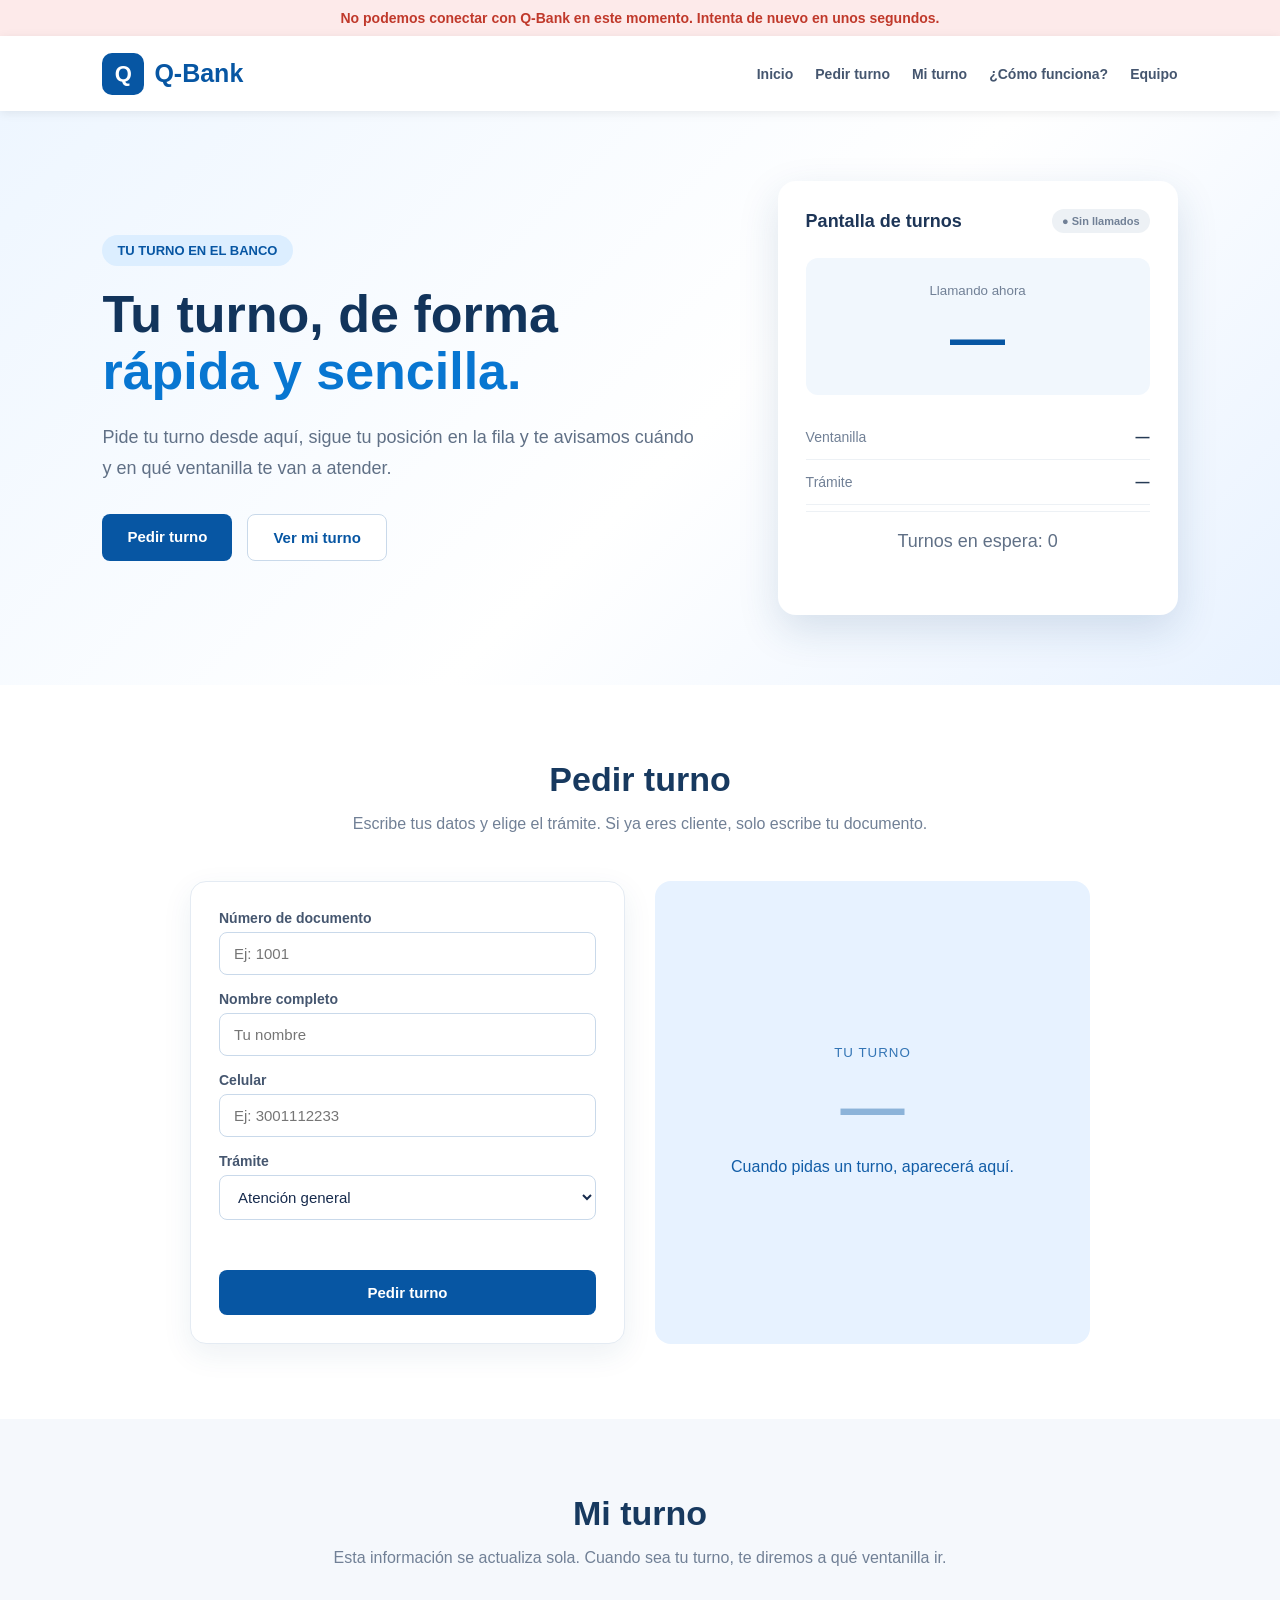
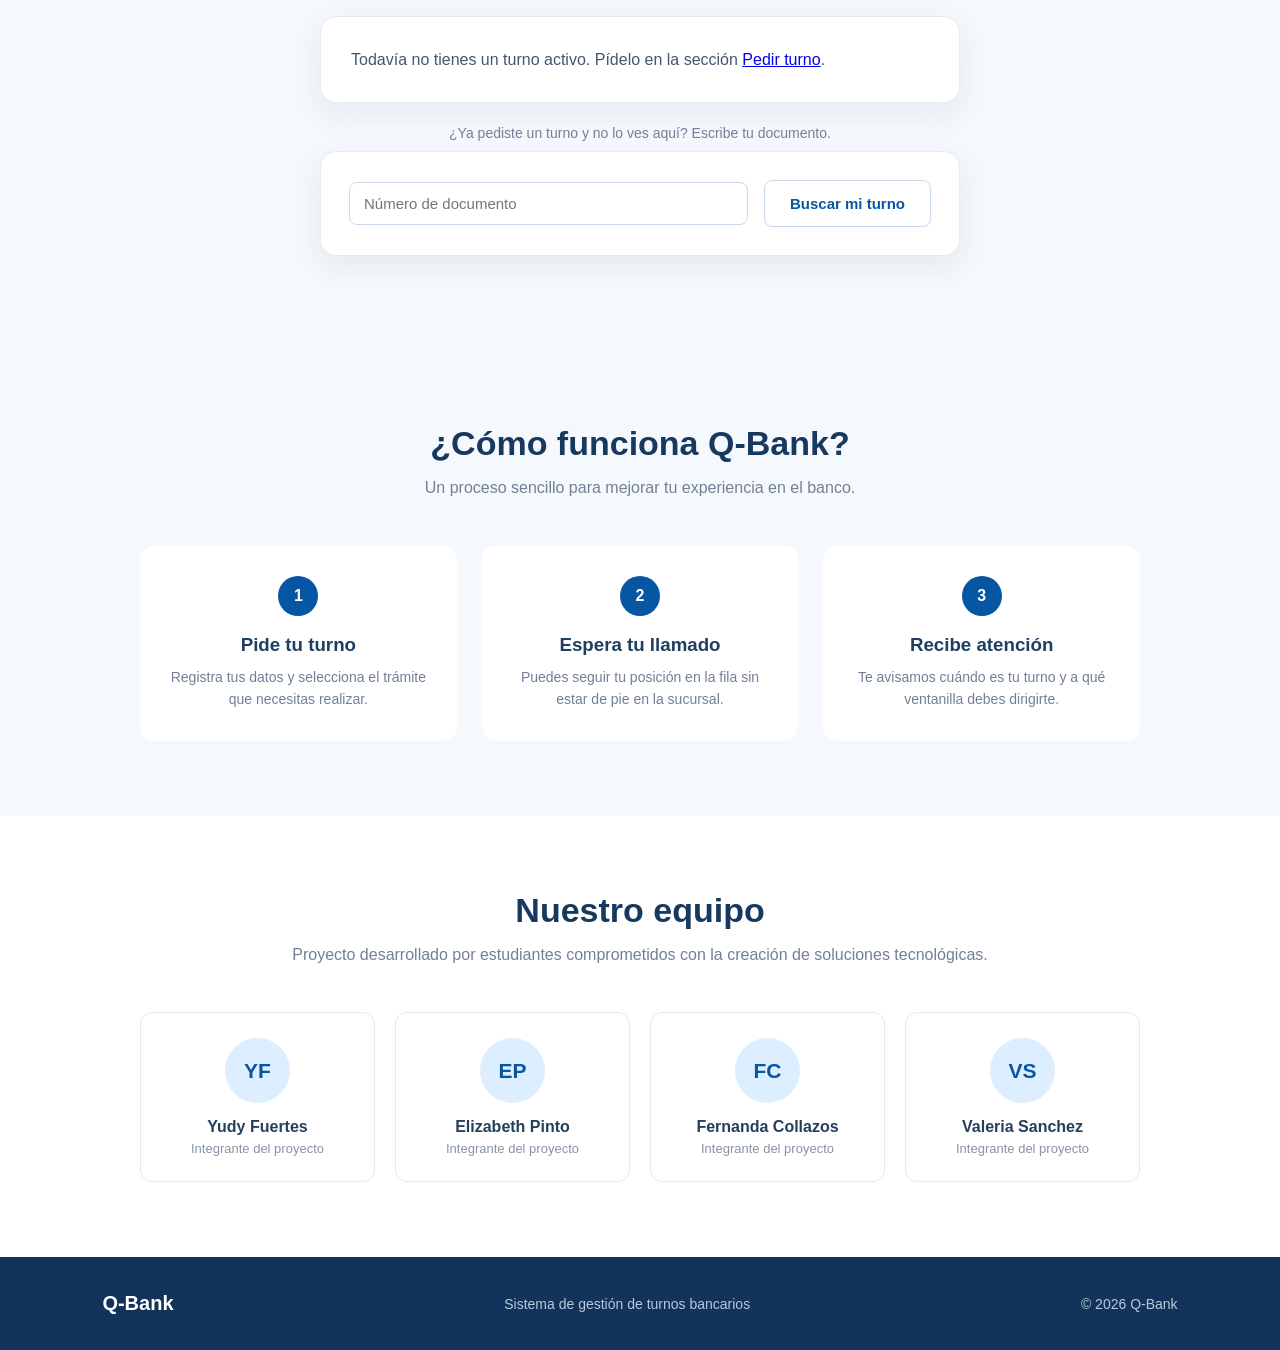
<file: Bancofinal-Q-bank/home/index.html>
<!DOCTYPE html>
<html lang="es">
<head>
    <meta charset="UTF-8">
    <meta name="viewport" content="width=device-width, initial-scale=1.0">
    <title>Q-Bank | Tu turno</title>
    <link rel="stylesheet" href="style.css">
</head>

<body>

    <div class="fuera-de-linea oculto" id="sin-conexion">
        No podemos conectar con Q-Bank en este momento. Intenta de nuevo en unos segundos.
    </div>

    <header>
        <div class="logo">
            <div class="logo-icon">Q</div>
            Q-Bank
        </div>

        <nav>
            <a href="#inicio">Inicio</a>
            <a href="#solicitar">Pedir turno</a>
            <a href="#mi-turno">Mi turno</a>
            <a href="#proceso">¿Cómo funciona?</a>
            <a href="#equipo">Equipo</a>
        </nav>
    </header>

    <main>

        <!-- ========== INICIO ========== -->
        <section class="hero" id="inicio">

            <div class="hero-content">
                <span class="badge">TU TURNO EN EL BANCO</span>

                <h1>Tu turno, de forma <span>rápida y sencilla.</span></h1>

                <p>
                    Pide tu turno desde aquí, sigue tu posición en la fila y te
                    avisamos cuándo y en qué ventanilla te van a atender.
                </p>

                <div class="hero-buttons">
                    <a href="#solicitar" class="btn btn-primary">Pedir turno</a>
                    <a href="#mi-turno" class="btn btn-secondary">Ver mi turno</a>
                </div>
            </div>

            <div class="hero-card">
                <div class="card-header">
                    <h3>Pantalla de turnos</h3>
                    <span class="status inactivo" id="pantalla-estado">● Sin llamados</span>
                </div>

                <div class="turn-number">
                    <small>Llamando ahora</small>
                    <strong id="pantalla-codigo">—</strong>
                </div>

                <div class="info">
                    <span>Ventanilla</span>
                    <span id="pantalla-ventanilla">—</span>
                </div>
                <div class="info">
                    <span>Trámite</span>
                    <span id="pantalla-tramite">—</span>
                </div>

                <p class="pantalla-lista" id="pantalla-espera">Turnos en espera: 0</p>
            </div>

        </section>


        <!-- ========== PEDIR TURNO ========== -->
        <section class="panel" id="solicitar">

            <div class="section-title">
                <h2>Pedir turno</h2>
                <p>Escribe tus datos y elige el trámite. Si ya eres cliente, solo escribe tu documento.</p>
            </div>

            <div class="solicitar-grid">

                <form id="form-turno" class="formulario">
                    <label>
                        Número de documento
                        <input type="text" id="t-documento" placeholder="Ej: 1001" required>
                    </label>

                    <label>
                        Nombre completo
                        <input type="text" id="t-nombre" placeholder="Tu nombre" required>
                    </label>

                    <label>
                        Celular
                        <input type="text" id="t-telefono" placeholder="Ej: 3001112233">
                    </label>

                    <label>
                        Trámite
                        <select id="t-tramite">
                            <option value="general">Atención general</option>
                            <option value="caja">Caja</option>
                            <option value="credito">Crédito</option>
                            <option value="cuentas">Cuentas</option>
                            <option value="reclamos">Reclamos</option>
                        </select>
                    </label>

                    <p class="nota" id="t-nota"></p>

                    <button type="submit" class="btn btn-primary btn-block" id="t-boton">Pedir turno</button>
                </form>

                <div class="ticket vacio" id="ticket">
                    <small>Tu turno</small>
                    <strong id="ticket-codigo">—</strong>
                    <p id="ticket-mensaje">Cuando pidas un turno, aparecerá aquí.</p>
                </div>

            </div>

        </section>


        <!-- ========== MI TURNO ========== -->
        <section class="panel panel-gris" id="mi-turno">

            <div class="section-title">
                <h2>Mi turno</h2>
                <p>Esta información se actualiza sola. Cuando sea tu turno, te diremos a qué ventanilla ir.</p>
            </div>

            <div class="mi-turno oculto" id="mi-turno-caja">
                <div class="mi-turno-cabecera">
                    <span class="mi-codigo" id="mi-codigo">—</span>
                    <span class="etiqueta" id="mi-estado">—</span>
                </div>

                <p id="mi-detalle">—</p>

                <div class="aviso-llamado oculto" id="mi-aviso">
                    <small id="mi-aviso-texto">—</small>
                    <strong id="mi-ventanilla">—</strong>
                    <small id="mi-asesor">—</small>
                </div>

                <div class="mi-turno-acciones">
                    <button class="btn btn-secondary oculto" id="btn-cancelar">Cancelar mi turno</button>
                    <button class="btn btn-primary oculto" id="btn-nuevo">Pedir otro turno</button>
                </div>
            </div>

            <div class="mi-turno" id="mi-turno-vacio">
                <p>Todavía no tienes un turno activo. Pídelo en la sección <a href="#solicitar">Pedir turno</a>.</p>
            </div>

            <div class="consulta-documento" id="consulta">
                <p>¿Ya pediste un turno y no lo ves aquí? Escribe tu documento.</p>
                <form id="form-consulta" class="formulario formulario-linea">
                    <input type="text" id="c-documento" placeholder="Número de documento" required>
                    <button type="submit" class="btn btn-secondary">Buscar mi turno</button>
                </form>
                <p class="nota" id="c-nota"></p>
            </div>

        </section>


        <!-- ========== CÓMO FUNCIONA ========== -->
        <section class="process" id="proceso">

            <div class="section-title">
                <h2>¿Cómo funciona Q-Bank?</h2>
                <p>Un proceso sencillo para mejorar tu experiencia en el banco.</p>
            </div>

            <div class="steps">

                <article class="step">
                    <div class="step-number">1</div>
                    <h3>Pide tu turno</h3>
                    <p>Registra tus datos y selecciona el trámite que necesitas realizar.</p>
                </article>

                <article class="step">
                    <div class="step-number">2</div>
                    <h3>Espera tu llamado</h3>
                    <p>Puedes seguir tu posición en la fila sin estar de pie en la sucursal.</p>
                </article>

                <article class="step">
                    <div class="step-number">3</div>
                    <h3>Recibe atención</h3>
                    <p>Te avisamos cuándo es tu turno y a qué ventanilla debes dirigirte.</p>
                </article>

            </div>

        </section>


        <!-- ========== EQUIPO ========== -->
        <section class="team" id="equipo">

            <div class="section-title">
                <h2>Nuestro equipo</h2>
                <p>Proyecto desarrollado por estudiantes comprometidos con la creación de soluciones tecnológicas.</p>
            </div>

            <div class="team-grid">
                <article class="member">
                    <div class="avatar">YF</div>
                    <h3>Yudy Fuertes</h3>
                    <p>Integrante del proyecto</p>
                </article>

                <article class="member">
                    <div class="avatar">EP</div>
                    <h3>Elizabeth Pinto</h3>
                    <p>Integrante del proyecto</p>
                </article>

                <article class="member">
                    <div class="avatar">FC</div>
                    <h3>Fernanda Collazos</h3>
                    <p>Integrante del proyecto</p>
                </article>

                <article class="member">
                    <div class="avatar">VS</div>
                    <h3>Valeria Sanchez</h3>
                    <p>Integrante del proyecto</p>
                </article>
            </div>

        </section>

    </main>

    <footer>
        <div class="footer-logo">Q-Bank</div>
        <p>Sistema de gestión de turnos bancarios</p>
        <p>© 2026 Q-Bank</p>
    </footer>

    <div class="toast oculto" id="toast"></div>

    <script src="app.js"></script>
</body>
</html>
</file>
<file: Bancofinal-Q-bank/home/style.css>
* {
    margin: 0;
    padding: 0;
    box-sizing: border-box;
}

body {
    font-family: Arial, Helvetica, sans-serif;
    background-color: #f5f8fc;
    color: #172b4d;
}

/* =========================
   HEADER
========================== */

header {
    background-color: #ffffff;
    height: 75px;
    display: flex;
    align-items: center;
    justify-content: space-between;
    padding: 0 8%;
    box-shadow: 0 2px 10px rgba(0, 0, 0, 0.08);
    position: relative;
    z-index: 10;
}

.logo {
    display: flex;
    align-items: center;
    gap: 10px;
    font-size: 25px;
    font-weight: bold;
    color: #0756a3;
}

.logo-icon {
    width: 42px;
    height: 42px;
    background-color: #0756a3;
    color: white;
    border-radius: 10px;
    display: flex;
    align-items: center;
    justify-content: center;
    font-size: 22px;
}

nav {
    display: flex;
    gap: 30px;
}

nav a {
    text-decoration: none;
    color: #45566f;
    font-size: 15px;
    font-weight: 600;
}

nav a:hover {
    color: #0756a3;
}

/* =========================
   HERO
========================== */

.hero {
    min-height: 570px;
    display: flex;
    align-items: center;
    justify-content: space-between;
    gap: 60px;
    padding: 70px 8%;
    background: linear-gradient(
        135deg,
        #eef6ff 0%,
        #ffffff 55%,
        #e8f2ff 100%
    );
}

.hero-content {
    max-width: 600px;
}

.badge {
    display: inline-block;
    background-color: #dceeff;
    color: #0756a3;
    padding: 8px 15px;
    border-radius: 20px;
    font-size: 13px;
    font-weight: bold;
    margin-bottom: 20px;
}

.hero h1 {
    font-size: 52px;
    line-height: 1.1;
    margin-bottom: 22px;
    color: #12345b;
}

.hero h1 span {
    color: #0876d1;
}

.hero p {
    font-size: 18px;
    line-height: 1.7;
    color: #607086;
    margin-bottom: 30px;
}

.hero-buttons {
    display: flex;
    gap: 15px;
}

.btn {
    display: inline-block;
    padding: 14px 25px;
    border-radius: 8px;
    text-decoration: none;
    font-weight: bold;
    font-size: 15px;
}

.btn-primary {
    background-color: #0756a3;
    color: white;
}

.btn-secondary {
    background-color: white;
    color: #0756a3;
    border: 1px solid #c9d9ea;
}

/* =========================
   TARJETA VISUAL
========================== */

.hero-card {
    width: 400px;
    background-color: white;
    border-radius: 18px;
    padding: 28px;
    box-shadow: 0 15px 40px rgba(24, 71, 120, 0.15);
}

.card-header {
    display: flex;
    justify-content: space-between;
    align-items: center;
    margin-bottom: 25px;
}

.card-header h3 {
    font-size: 18px;
    color: #1d3557;
}

.status {
    color: #159447;
    background-color: #e5f8ec;
    padding: 6px 10px;
    border-radius: 15px;
    font-size: 11px;
    font-weight: bold;
}

.turn-number {
    text-align: center;
    background-color: #f1f7fd;
    border-radius: 12px;
    padding: 25px;
    margin-bottom: 20px;
}

.turn-number small {
    color: #718096;
    display: block;
    margin-bottom: 8px;
}

.turn-number strong {
    font-size: 55px;
    color: #0756a3;
}

.info {
    display: flex;
    justify-content: space-between;
    padding: 14px 0;
    border-bottom: 1px solid #edf1f5;
    font-size: 14px;
}

.info:last-child {
    border-bottom: none;
}

.info span:first-child {
    color: #718096;
}

.info span:last-child {
    font-weight: bold;
    color: #263b55;
}

/* =========================
   SERVICIOS
========================== */

.services {
    padding: 75px 8%;
    background-color: white;
    text-align: center;
}

.section-title {
    max-width: 700px;
    margin: 0 auto 45px;
}

.section-title h2 {
    font-size: 34px;
    color: #17395f;
    margin-bottom: 12px;
}

.section-title p {
    color: #718096;
    line-height: 1.6;
}

.services-grid {
    display: grid;
    grid-template-columns: repeat(4, 1fr);
    gap: 22px;
}

.service-card {
    padding: 30px 22px;
    border: 1px solid #e4ebf3;
    border-radius: 14px;
    background-color: #ffffff;
    text-align: left;
    transition: transform 0.2s, box-shadow 0.2s;
}

.service-icon {
    width: 52px;
    height: 52px;
    border-radius: 12px;
    background-color: #e7f2ff;
    color: #0756a3;
    display: flex;
    align-items: center;
    justify-content: center;
    font-size: 23px;
    margin-bottom: 20px;
}

.service-card h3 {
    margin-bottom: 12px;
    color: #1d3c5e;
    font-size: 18px;
}

.service-card p {
    color: #718096;
    font-size: 14px;
    line-height: 1.6;
}

/* =========================
   COMO FUNCIONA
========================== */

.process {
    padding: 75px 8%;
    background-color: #f5f8fc;
    text-align: center;
}

.steps {
    display: grid;
    grid-template-columns: repeat(3, 1fr);
    gap: 25px;
    max-width: 1000px;
    margin: 0 auto;
}

.step {
    background-color: white;
    padding: 30px;
    border-radius: 14px;
    position: relative;
}

.step-number {
    width: 40px;
    height: 40px;
    margin: 0 auto 18px;
    background-color: #0756a3;
    color: white;
    border-radius: 50%;
    display: flex;
    align-items: center;
    justify-content: center;
    font-weight: bold;
}

.step h3 {
    margin-bottom: 10px;
    color: #203e60;
}

.step p {
    color: #718096;
    font-size: 14px;
    line-height: 1.6;
}

/* =========================
   EQUIPO
========================== */

.team {
    padding: 75px 8%;
    background-color: white;
    text-align: center;
}

.team-grid {
    display: grid;
    grid-template-columns: repeat(4, 1fr);
    gap: 20px;
    max-width: 1000px;
    margin: 0 auto;
}

.member {
    padding: 25px 15px;
    border: 1px solid #e4ebf3;
    border-radius: 12px;
}

.avatar {
    width: 65px;
    height: 65px;
    margin: 0 auto 15px;
    border-radius: 50%;
    background-color: #dceeff;
    color: #0756a3;
    display: flex;
    align-items: center;
    justify-content: center;
    font-size: 21px;
    font-weight: bold;
}

.member h3 {
    font-size: 16px;
    margin-bottom: 5px;
    color: #263f5c;
}

.member p {
    font-size: 13px;
    color: #8794a5;
}

/* =========================
   FOOTER
========================== */

footer {
    background-color: #12345b;
    color: white;
    padding: 35px 8%;
    display: flex;
    justify-content: space-between;
    align-items: center;
}

footer p {
    color: #b9c9db;
    font-size: 14px;
}

.footer-logo {
    font-size: 20px;
    font-weight: bold;
}

/* =========================
   RESPONSIVE
========================== */

@media (max-width: 900px) {
    .hero {
        flex-direction: column;
        text-align: center;
    }

    .hero-buttons {
        justify-content: center;
    }

    .services-grid,
    .team-grid {
        grid-template-columns: repeat(2, 1fr);
    }

    .hero-card {
        width: 100%;
        max-width: 400px;
    }
}

@media (max-width: 600px) {
    header {
        padding: 0 5%;
    }

    nav {
        display: none;
    }

    .hero {
        padding: 50px 5%;
    }

    .hero h1 {
        font-size: 38px;
    }

    .services,
    .process,
    .team {
        padding: 55px 5%;
    }

    .services-grid,
    .steps,
    .team-grid {
        grid-template-columns: 1fr;
    }

    footer {
        flex-direction: column;
        gap: 10px;
        text-align: center;
    }
}

/* =========================
   AJUSTES GENERALES
========================== */

html {
    scroll-behavior: smooth;
}

header {
    position: sticky;
    top: 0;
}

nav {
    gap: 22px;
}

nav a {
    font-size: 14px;
}

section[id] {
    scroll-margin-top: 80px;
}

.oculto {
    display: none !important;
}

/* =========================
   ESTADÍSTICAS DEL HERO
========================== */

.stats {
    display: flex;
    gap: 14px;
    margin-top: 30px;
}

.stat {
    background-color: white;
    border: 1px solid #e4ebf3;
    border-radius: 12px;
    padding: 14px 22px;
    min-width: 105px;
}

.stat strong {
    display: block;
    font-size: 28px;
    color: #0756a3;
}

.stat span {
    font-size: 13px;
    color: #718096;
}

.status.inactivo {
    color: #718096;
    background-color: #edf1f5;
}

/* =========================
   PANELES
========================== */

.panel {
    padding: 75px 8%;
    background-color: white;
}

.panel-gris {
    background-color: #f5f8fc;
}

.panel .section-title,
.team .section-title {
    text-align: center;
}

/* =========================
   FORMULARIOS
========================== */

.solicitar-grid {
    display: grid;
    grid-template-columns: 1fr 1fr;
    gap: 30px;
    max-width: 900px;
    margin: 0 auto;
}

.formulario {
    background-color: #ffffff;
    border: 1px solid #e4ebf3;
    border-radius: 16px;
    padding: 28px;
    box-shadow: 0 10px 30px rgba(24, 71, 120, 0.08);
    display: flex;
    flex-direction: column;
    gap: 16px;
}

.formulario label {
    display: flex;
    flex-direction: column;
    gap: 6px;
    font-size: 14px;
    font-weight: 600;
    color: #45566f;
}

input,
select {
    font-family: inherit;
    font-size: 15px;
    padding: 12px 14px;
    border: 1px solid #c9d9ea;
    border-radius: 8px;
    background-color: #ffffff;
    color: #172b4d;
}

input:focus,
select:focus {
    outline: none;
    border-color: #0876d1;
    box-shadow: 0 0 0 3px rgba(8, 118, 209, 0.15);
}

button.btn {
    border: none;
    cursor: pointer;
    font-family: inherit;
    text-align: center;
}

button.btn-secondary {
    border: 1px solid #c9d9ea;
}

.btn-block {
    width: 100%;
}

.btn:hover {
    opacity: 0.9;
}

.btn:disabled {
    opacity: 0.5;
    cursor: not-allowed;
}

.nota {
    font-size: 13px;
    color: #718096;
    min-height: 18px;
}

.nota.ok {
    color: #159447;
}

.nota.error {
    color: #c0392b;
}

.nota-centro {
    text-align: center;
    max-width: 700px;
    margin: 25px auto 0;
    line-height: 1.6;
}

.formulario-linea {
    flex-direction: row;
    flex-wrap: wrap;
    max-width: 700px;
    margin: 35px auto 0;
    align-items: center;
}

.formulario-linea input {
    flex: 1;
    min-width: 150px;
}

/* =========================
   TICKET
========================== */

.ticket {
    background: linear-gradient(135deg, #0756a3, #0876d1);
    color: white;
    border-radius: 16px;
    padding: 35px 28px;
    text-align: center;
    display: flex;
    flex-direction: column;
    justify-content: center;
    box-shadow: 0 15px 40px rgba(24, 71, 120, 0.25);
}

.ticket small {
    opacity: 0.8;
    letter-spacing: 1px;
    text-transform: uppercase;
}

.ticket strong {
    font-size: 64px;
    margin: 10px 0;
}

.ticket p {
    line-height: 1.6;
    opacity: 0.95;
}

.ticket.vacio {
    background: #e7f2ff;
    color: #0756a3;
    box-shadow: none;
}

.ticket.vacio strong {
    opacity: 0.4;
}

/* =========================
   TABLAS
========================== */

.barra {
    max-width: 1000px;
    margin: 0 auto 18px;
    display: flex;
    gap: 12px;
    align-items: center;
}

.barra label {
    display: flex;
    align-items: center;
    gap: 10px;
    font-weight: 600;
    font-size: 14px;
    color: #45566f;
}

.barra input {
    width: 100%;
    max-width: 360px;
}

.tabla-contenedor {
    max-width: 1000px;
    margin: 0 auto;
    background-color: white;
    border: 1px solid #e4ebf3;
    border-radius: 14px;
    overflow-x: auto;
}

table {
    width: 100%;
    border-collapse: collapse;
    font-size: 14px;
}

th {
    text-align: left;
    padding: 14px 16px;
    background-color: #f1f7fd;
    color: #45566f;
    font-size: 13px;
    text-transform: uppercase;
    letter-spacing: 0.5px;
}

td {
    padding: 14px 16px;
    border-top: 1px solid #edf1f5;
    color: #263b55;
}

td.vacia {
    text-align: center;
    color: #718096;
    padding: 30px;
}

.codigo {
    font-weight: bold;
    color: #0756a3;
}

.etiqueta {
    display: inline-block;
    padding: 4px 10px;
    border-radius: 12px;
    font-size: 12px;
    font-weight: bold;
}

.e-en_espera { background-color: #fff4dc; color: #a66a00; }
.e-en_atencion { background-color: #e5f8ec; color: #159447; }
.e-atendido { background-color: #e7f2ff; color: #0756a3; }
.e-cancelado { background-color: #fdeaea; color: #c0392b; }
.e-disponible { background-color: #e5f8ec; color: #159447; }
.e-ocupado { background-color: #fff4dc; color: #a66a00; }

.mini {
    font-family: inherit;
    font-size: 12px;
    font-weight: bold;
    padding: 6px 10px;
    border-radius: 6px;
    border: 1px solid #c9d9ea;
    background-color: white;
    color: #0756a3;
    cursor: pointer;
    margin-right: 4px;
}

.mini:hover {
    background-color: #e7f2ff;
}

.mini.peligro {
    color: #c0392b;
    border-color: #f2c4c0;
}

.mini.peligro:hover {
    background-color: #fdeaea;
}

/* =========================
   ASESORES
========================== */

.asesores-grid {
    display: grid;
    grid-template-columns: repeat(auto-fill, minmax(260px, 1fr));
    gap: 20px;
    max-width: 1000px;
    margin: 0 auto;
}

.asesor-card {
    background-color: white;
    border: 1px solid #e4ebf3;
    border-radius: 14px;
    padding: 24px;
    box-shadow: 0 10px 30px rgba(24, 71, 120, 0.06);
}

.asesor-top {
    display: flex;
    align-items: center;
    gap: 14px;
    margin-bottom: 18px;
}

.ventanilla-num {
    width: 52px;
    height: 52px;
    border-radius: 12px;
    background-color: #e7f2ff;
    color: #0756a3;
    display: flex;
    align-items: center;
    justify-content: center;
    font-size: 22px;
    font-weight: bold;
}

.asesor-top h3 {
    font-size: 17px;
    color: #1d3c5e;
}

.asesor-top small {
    color: #718096;
}

.asesor-turno {
    background-color: #f1f7fd;
    border-radius: 10px;
    padding: 12px 14px;
    margin-bottom: 16px;
    font-size: 14px;
    color: #45566f;
}

.asesor-turno strong {
    color: #0756a3;
}

.asesor-acciones {
    display: flex;
    gap: 8px;
    flex-wrap: wrap;
}

/* =========================
   ESTADO DEL SISTEMA
========================== */

.sistema-grid {
    display: grid;
    grid-template-columns: 1fr 1fr;
    gap: 22px;
    max-width: 900px;
    margin: 0 auto;
}

.sistema-card {
    background-color: white;
    border: 1px solid #e4ebf3;
    border-radius: 14px;
    padding: 26px;
    box-shadow: 0 10px 30px rgba(24, 71, 120, 0.06);
}

.sistema-card h3 {
    margin-bottom: 14px;
    color: #1d3c5e;
}

.fila-estado {
    display: flex;
    justify-content: space-between;
    align-items: center;
    padding: 12px 0;
    border-top: 1px solid #edf1f5;
    font-size: 14px;
    color: #45566f;
}

.pill {
    padding: 4px 12px;
    border-radius: 12px;
    font-size: 12px;
    font-weight: bold;
    background-color: #edf1f5;
    color: #718096;
}

.pill.verde { background-color: #e5f8ec; color: #159447; }
.pill.rojo { background-color: #fdeaea; color: #c0392b; }
.pill.amarillo { background-color: #fff4dc; color: #a66a00; }

/* =========================
   VENTANA DE DETALLE Y MENSAJES
========================== */

.modal {
    position: fixed;
    inset: 0;
    background-color: rgba(18, 52, 91, 0.55);
    display: flex;
    align-items: center;
    justify-content: center;
    z-index: 50;
    padding: 20px;
}

.modal-caja {
    background-color: white;
    border-radius: 16px;
    padding: 30px;
    width: 100%;
    max-width: 440px;
    position: relative;
}

.modal-caja h3 {
    margin-bottom: 18px;
    color: #17395f;
}

.modal-cerrar {
    position: absolute;
    top: 14px;
    right: 16px;
    border: none;
    background: none;
    font-size: 26px;
    color: #718096;
    cursor: pointer;
}

.modal-grupo {
    margin-bottom: 16px;
}

.modal-grupo h4 {
    font-size: 12px;
    text-transform: uppercase;
    letter-spacing: 0.5px;
    color: #718096;
    margin-bottom: 6px;
}

.toast {
    position: fixed;
    bottom: 25px;
    left: 50%;
    transform: translateX(-50%);
    background-color: #12345b;
    color: white;
    padding: 14px 24px;
    border-radius: 10px;
    font-size: 14px;
    z-index: 60;
    box-shadow: 0 10px 30px rgba(0, 0, 0, 0.25);
    max-width: 90%;
    text-align: center;
}

.toast.error {
    background-color: #c0392b;
}

/* =========================
   RESPONSIVE (NUEVAS SECCIONES)
========================== */

@media (max-width: 1100px) {
    nav {
        display: none;
    }
}

@media (max-width: 900px) {
    .solicitar-grid,
    .sistema-grid {
        grid-template-columns: 1fr;
    }

    .stats {
        justify-content: center;
    }
}

@media (max-width: 600px) {
    .panel {
        padding: 55px 5%;
    }

    .stats {
        flex-wrap: wrap;
    }
}


/* =========================
   INTERFAZ DE CLIENTES
========================== */

.pantalla-lista {
    margin-top: 6px;
    padding-top: 14px;
    border-top: 1px solid #edf1f5;
    font-size: 13px;
    color: #718096;
    text-align: center;
}

.mi-turno {
    max-width: 640px;
    margin: 0 auto;
    background-color: #ffffff;
    border: 1px solid #e4ebf3;
    border-radius: 16px;
    padding: 30px;
    box-shadow: 0 10px 30px rgba(24, 71, 120, 0.08);
}

.mi-turno-cabecera {
    display: flex;
    justify-content: space-between;
    align-items: center;
    margin-bottom: 18px;
}

.mi-codigo {
    font-size: 48px;
    font-weight: bold;
    color: #0756a3;
}

.mi-turno p {
    color: #45566f;
    line-height: 1.6;
}

.aviso-llamado {
    margin-top: 18px;
    background: linear-gradient(135deg, #0756a3, #0876d1);
    color: white;
    border-radius: 12px;
    padding: 20px;
    text-align: center;
}

.aviso-llamado strong {
    display: block;
    font-size: 40px;
    margin: 6px 0;
}

.aviso-llamado small {
    opacity: 0.9;
}

.mi-turno-acciones {
    margin-top: 22px;
    display: flex;
    gap: 10px;
    flex-wrap: wrap;
}

.consulta-documento {
    max-width: 640px;
    margin: 22px auto 0;
    text-align: center;
}

.consulta-documento .formulario-linea {
    margin-top: 10px;
}

.consulta-documento p {
    color: #718096;
    font-size: 14px;
}

.fuera-de-linea {
    background-color: #fdeaea;
    color: #c0392b;
    text-align: center;
    padding: 10px;
    font-size: 14px;
    font-weight: 600;
}
</file>
